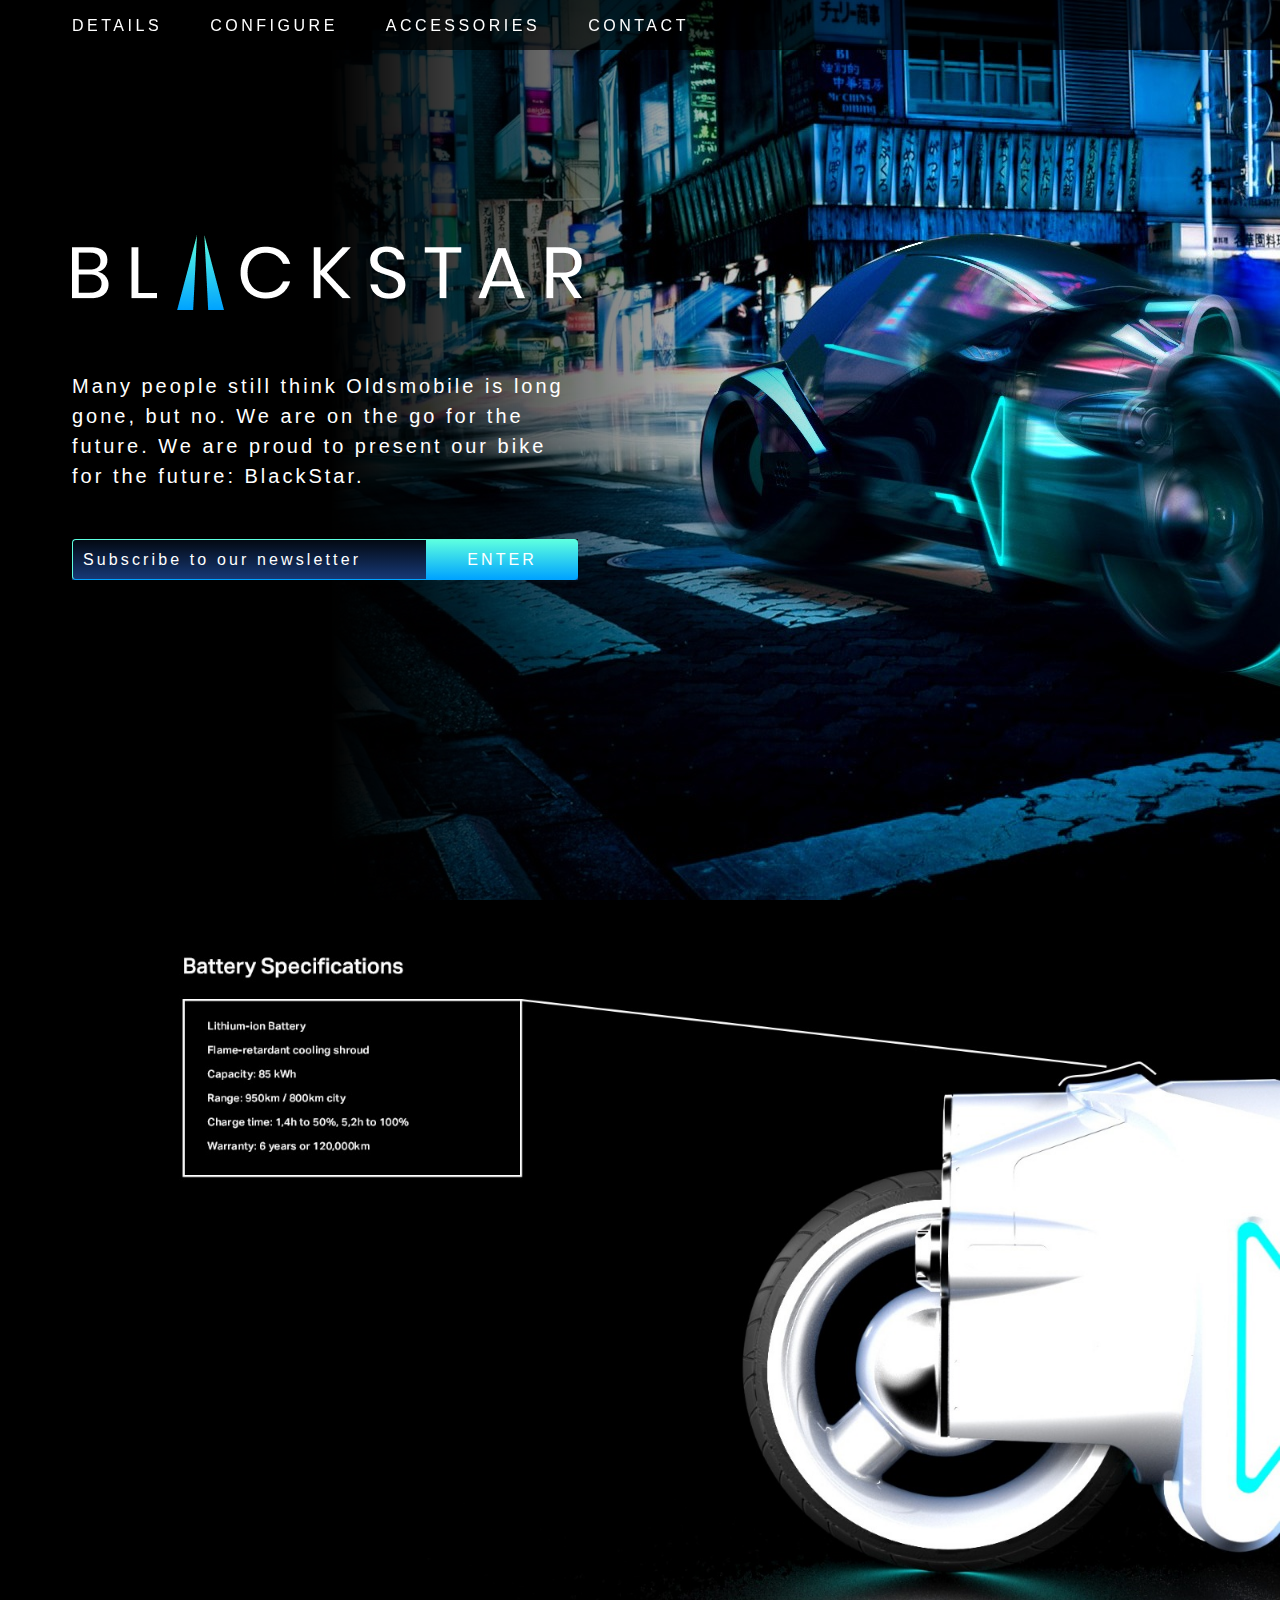
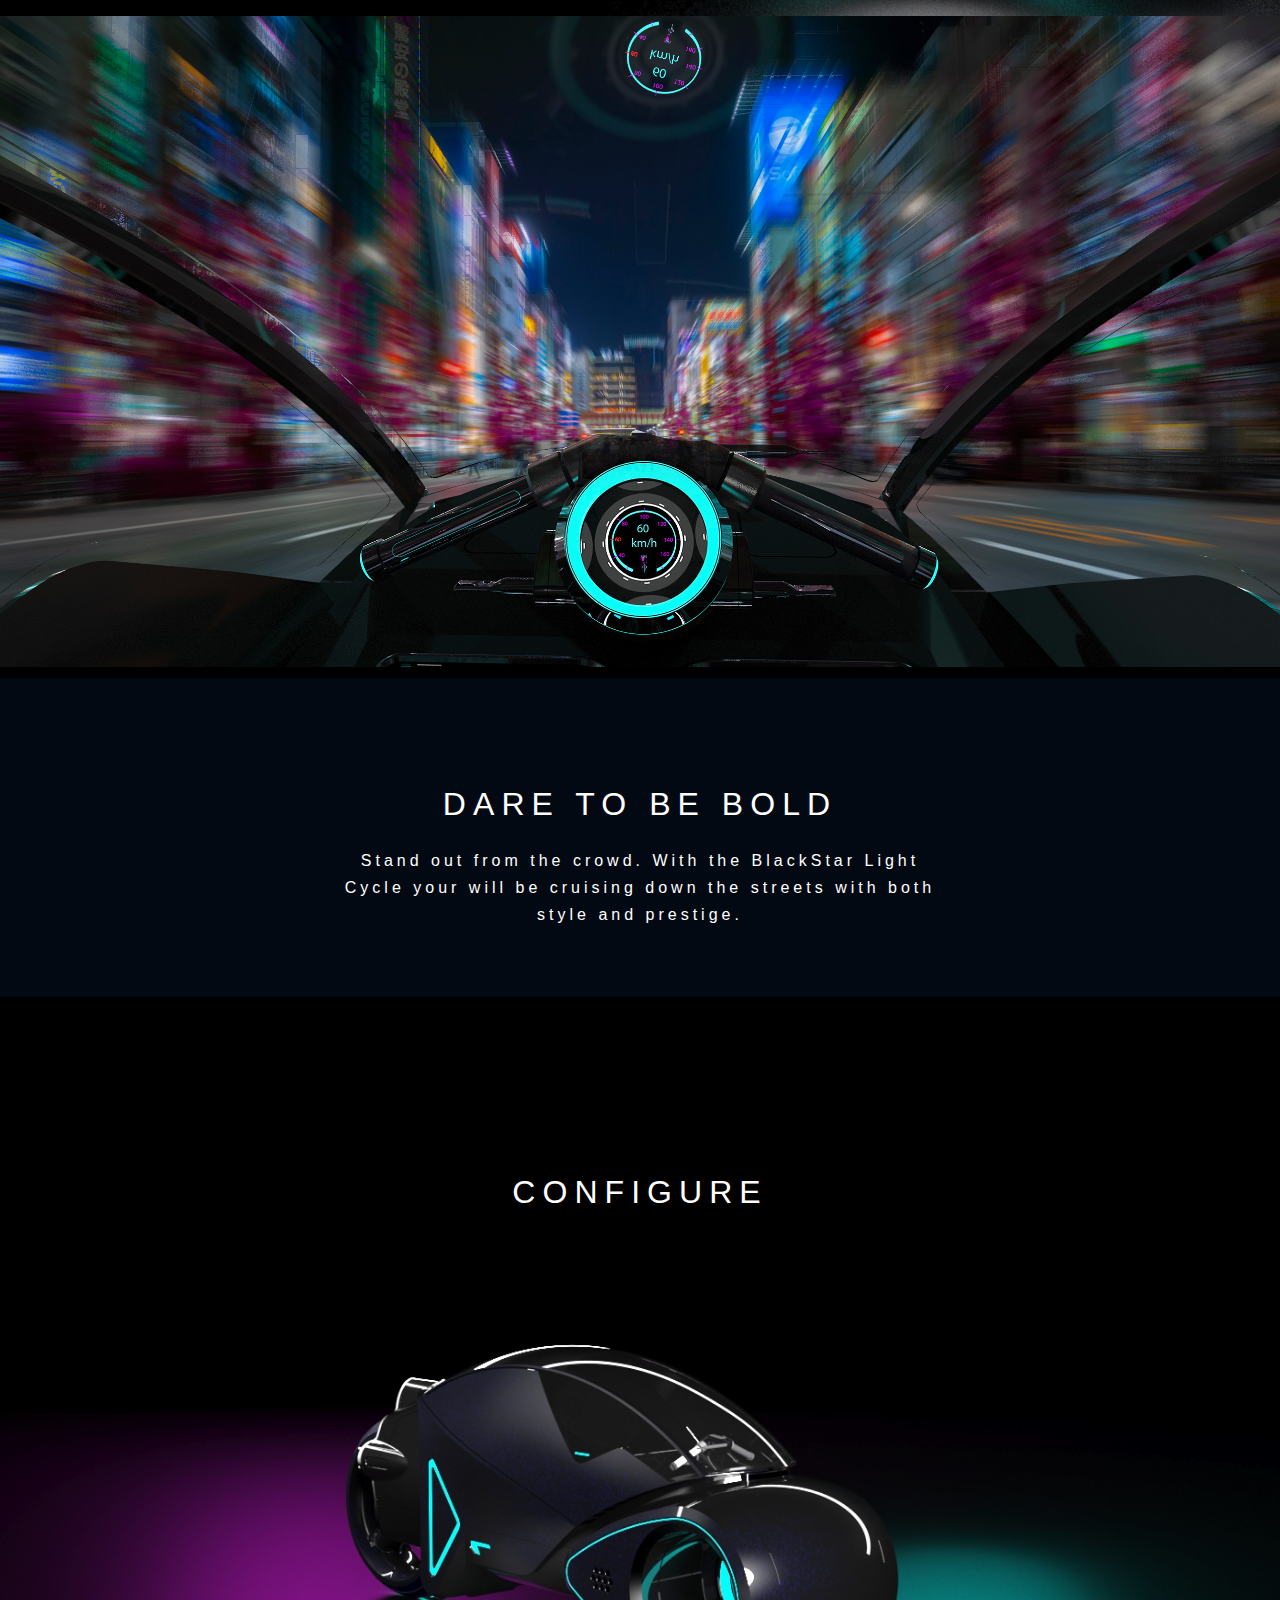
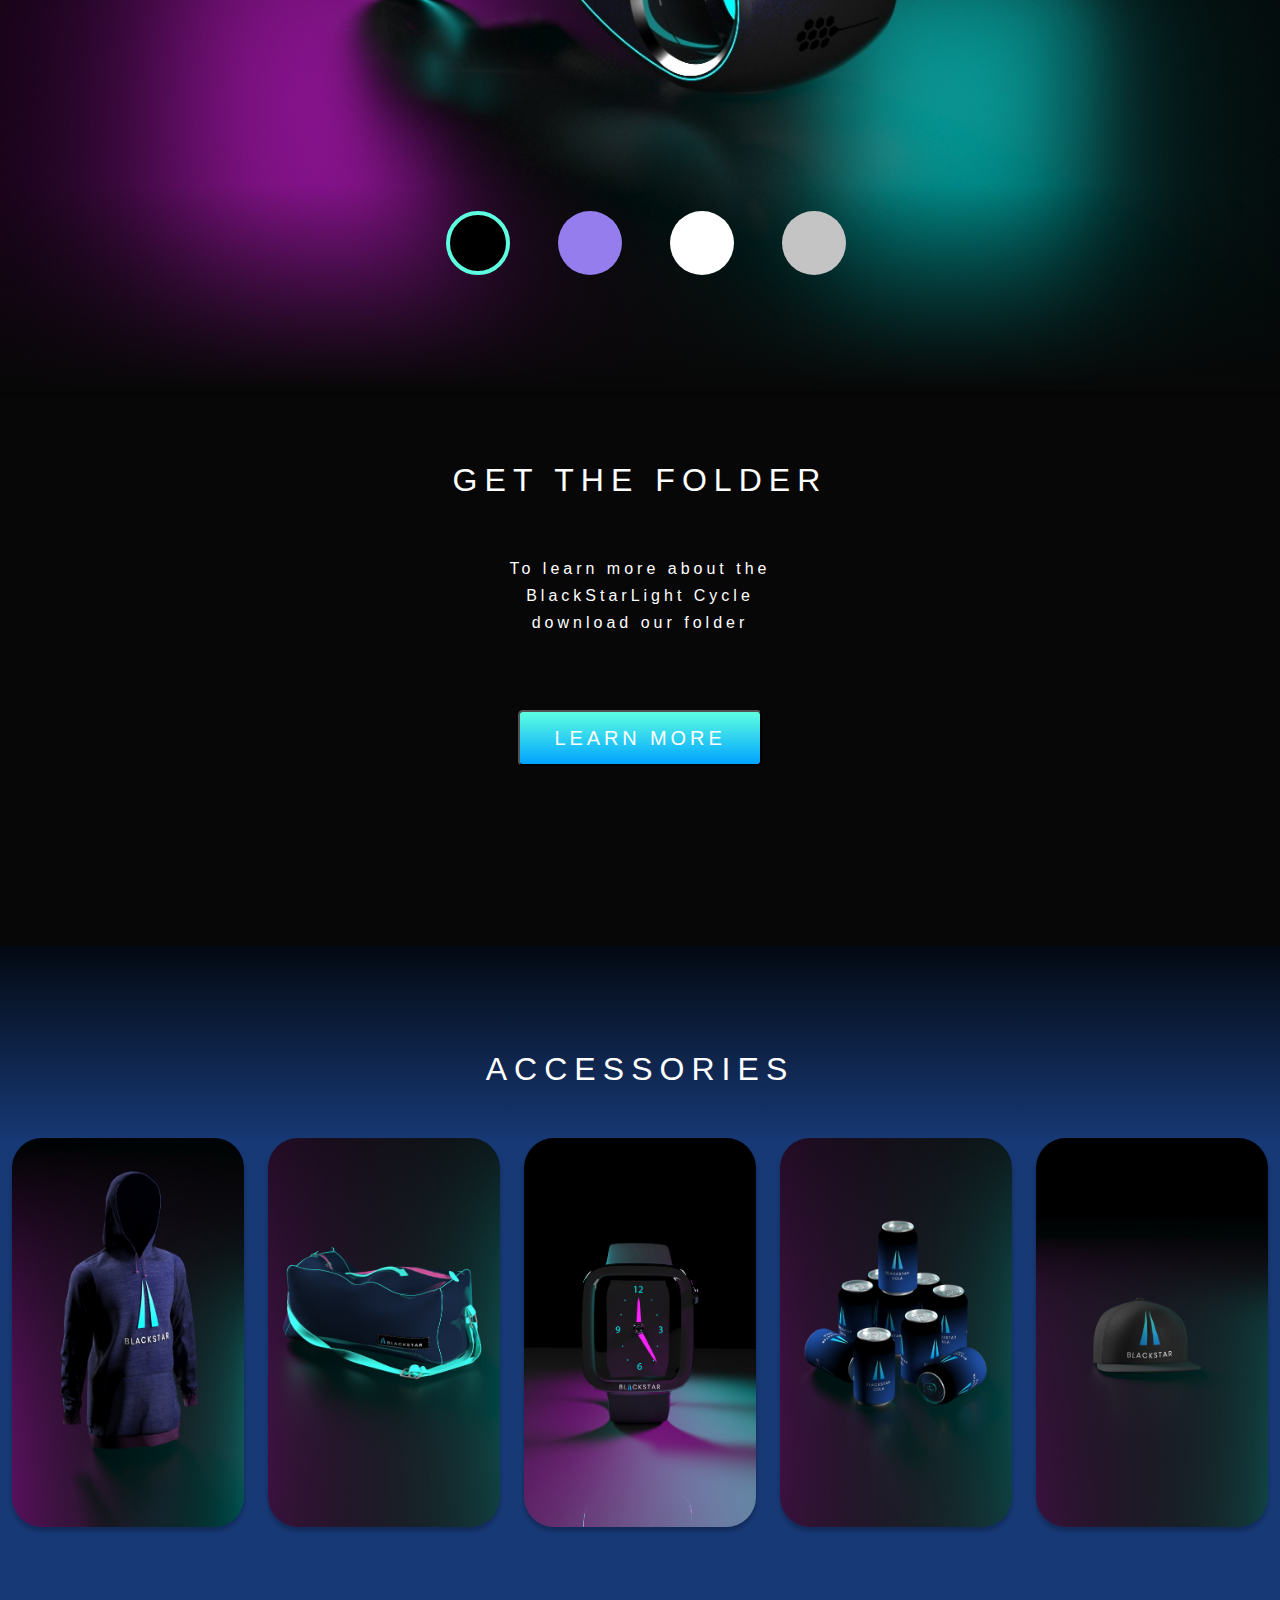
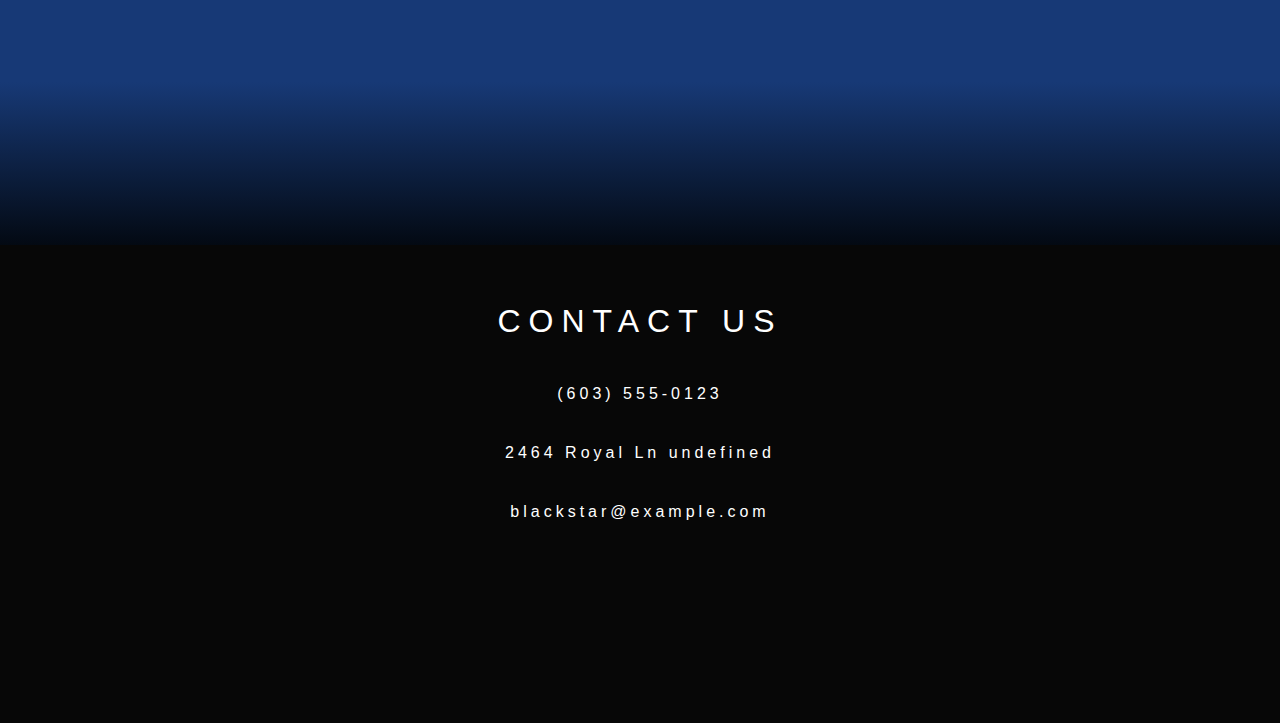
<file: index.html>
<!DOCTYPE html>
<html lang="en">
<head>
    <meta charset="UTF-8">
    <meta name="viewport" content="width=device-width, initial-scale=1.0">
    <meta http-equiv="X-UA-Compatible" content="ie=edge">
    <title>Document</title>
    <link rel="stylesheet" href="/css/style.css">
    <link rel="stylesheet" href="/css/first-page.css">
    <link rel="stylesheet" href="/css/second-page.css">
    <link rel="stylesheet" href="/css/third-page.css">
    <link rel="stylesheet" href="/css/fourth-page.css">
    <link rel="stylesheet" href="/css/fifth-page.css">
    <link rel="stylesheet" href="/css/sixth-page.css">
    <link rel="stylesheet" href="/css/footer.css">
    <ink rel="stylesheet" href="https://cdnjs.cloudflare.com/ajax/libs/10up-sanitize.css/8.0.0/sanitize.min.css">
</head>
<body>
    <header></header>

    <section class="first-page first-page-image">
        <input type="checkbox" id="overlay-input" />
        <label for="overlay-input" id="overlay-button"><span></span></label>
          <div id="overlay">
            <ul>
              <li><a class="press-link" href="#details">Details</a><div class="Solid-dash-line"></div></li>
              <li><a class="press-link" href="#cars">Configure</a><div class="Solid-dash-line"></div></li>
              <li><a class="press-link" href="#accessories">Accessories</a><div class="Solid-dash-line"></div></li>
              <li><a class="press-link" href="#contact">Contact</a><div class="Solid-dash-line"></div></li>
              <div class="container-choose-language">
                  <a href="#">SWEDISH</a>
                  <a class="choosen-language" href="#">ENGLISH</a>
              </div>
            </ul>
          </div>

          <nav class="desktop-nav">
              <ul>
                  <li><a href="#details">Details</a></li>
                  <li><a href="#cars">Configure</a></li>
                  <li><a href="#accessories">Accessories</a></li>
                  <li><a href="#contact">Contact</a></li>
                  <div class="dropdown">
                    <div class="dropbtn">
                        <img src="/images/language-logo.png" loading="lazy" alt="language-logo">
                    </div>
                    <div class="dropdown-content">
                      <a href="#">Swedish</a>
                      <a class="choosen-language" href="#">English</a>
                    </div>
                  </div>
              </ul>
          </nav>

          <img class="first-page-logo-img" src="/images/newlogo.png" loading="lazy" alt="logo">
          <img class="desktop-logo" src="/images/logo-final.png" loading="lazy" alt="logo">

          <div class="first-page-container-paragraf">
              <p>We are proud to present our bike for the future: Blackstar Light Cycle</p>
          </div>

          <div class="first-page-container-paragraf-desktop">
                <p>Many people still think Oldsmobile is long gone, but no. We are on the go for the future. We are proud to present our bike for the future: BlackStar.</p>
            </div>

          <form action="" class="email-form">
              <label for="email"></label>
              <input type="text"placeholder="Subscribe to our newsletter" name="email" class="email-input">
              <button type="submit" class="enter-button">ENTER</button>
          </form>
    </section>
    
    <section class="second-page" id="details">
        <img class="second-page-first-img" src="images/battery-spec-final.jpg" loading="lazy" alt="motorbike specification ">
        <img class="second-page-second-img" src="images/purple-night-speedometer.jpg" loading="lazy" alt="motorbike purple-night speedometer">
    </section>

    <section class="third-page">
        <h1>DARE TO BE BOLD</h1>
        <p>Stand out from the crowd. With the BlackStar Light Cycle your will be cruising down the streets with both style and prestige.</p>
    </section>

    <section class="fourth-page" id="cars">
        <h1>CONFIGURE</h1>
        

        <img class="img-desktop" src="/images/imgOnBikesDiffrentColor/oldsmobile-black-desktop.jpg" id="my-img-desktop" loading="lazy" alt="">
        <img class="img-mobile" src="/images/imgOnBikesDiffrentColor/oldsmobile-black.jpg" id="my-img-mobile"  loading="lazy"alt="">
        <div class="contain-color-buttons">
            <div data-color="black" id="black" class="choose-color button-choose-color add-border"></div>
            <div data-color="unicorn" id="unicorn"  class="choose-color button-choose-color"></div>
            <div data-color="white" id="white" class="choose-color button-choose-color"></div>
            <div data-color="pearl" id="pearl" class="choose-color button-choose-color"></div>
        </div>
        <div class="fourth-page-container-linear-gradient"></div>
        <p>Configure your BlackStar Light <br>Cycle in your own way. Make it <br> match your style.</p>
    </section>

    <section class="fifth-page">
        <h3>GET THE FOLDER</h3>
        <p>To learn more about the <br>BlackStarLight Cycle <br>download our folder</p>
        <button class="download-container"><a class= "download" download href="images/Google.jpg">LEARN MORE</a></button>
    </section>

    <section class="sixth-page" id="accessories">
        <h1>Accessories</h1>
        <div class= "scroll-products">
            <img class="products" src="images/imgScrollProducts/hoodie.jpg" loading="lazy" alt="products">
            <img class="products" src="images/imgScrollProducts/bag.jpg" loading="lazy" alt="products">
            <img class="products" id="julie" src="images/imgScrollProducts/watch.jpg" loading="lazy" alt="products">
            <img class="products" src="images/imgScrollProducts/cans.jpg" loading="lazy" alt="products">
            <img class="products" src="images/imgScrollProducts/cap.jpg" loading="lazy" alt="products">
        </div>  
    </section>
    
    <footer id="contact">
        <h2>Contact us</h2>
        <p>(603) 555-0123</p>
        <p>2464 Royal Ln undefined</p>
        <p>blackstar@example.com</p>
    </footer>

<script src="main.js"></script>
</body>
</html>
</file>
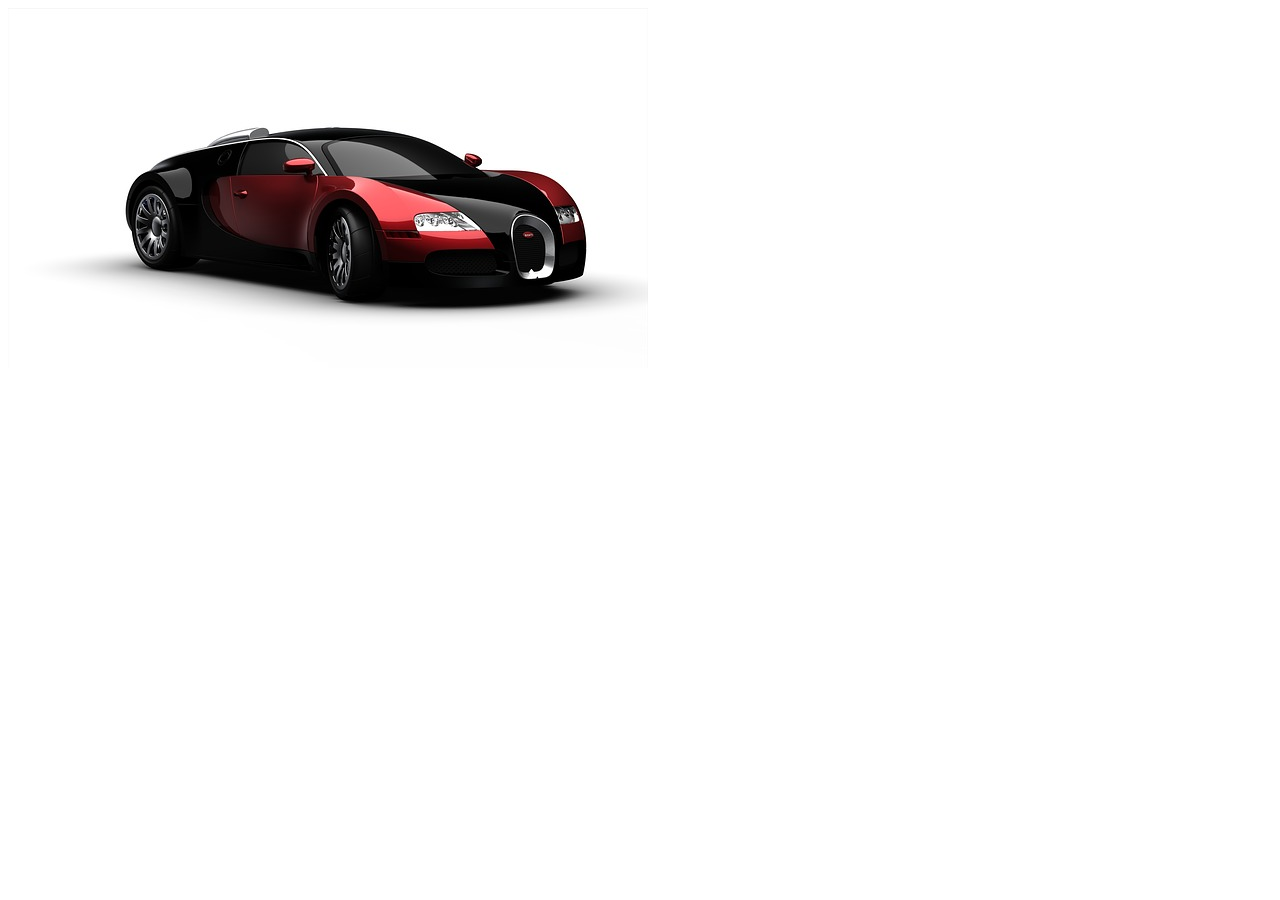
<file: changeimage.html>
<!DOCTYPE html>
<html lang="en">
<head>
    <meta charset="UTF-8">
    <meta name="viewport" content="width=device-width, initial-scale=1.0">
    <meta http-equiv="X-UA-Compatible" content="ie=edge">
    <title>Document</title>
</head>
<body>
    <!-- <img src="/images/red-car.jpg" id="myImage" alt="redcar">
    <input type="button" onclick="changeImage();" value="Change" /> -->

    <img src="/images/red-car.jpg" alt="img" id="myImg" onclick="changeImg();" ></img>

<script src="changeImage.js"></script>
</body>
</html>
</file>
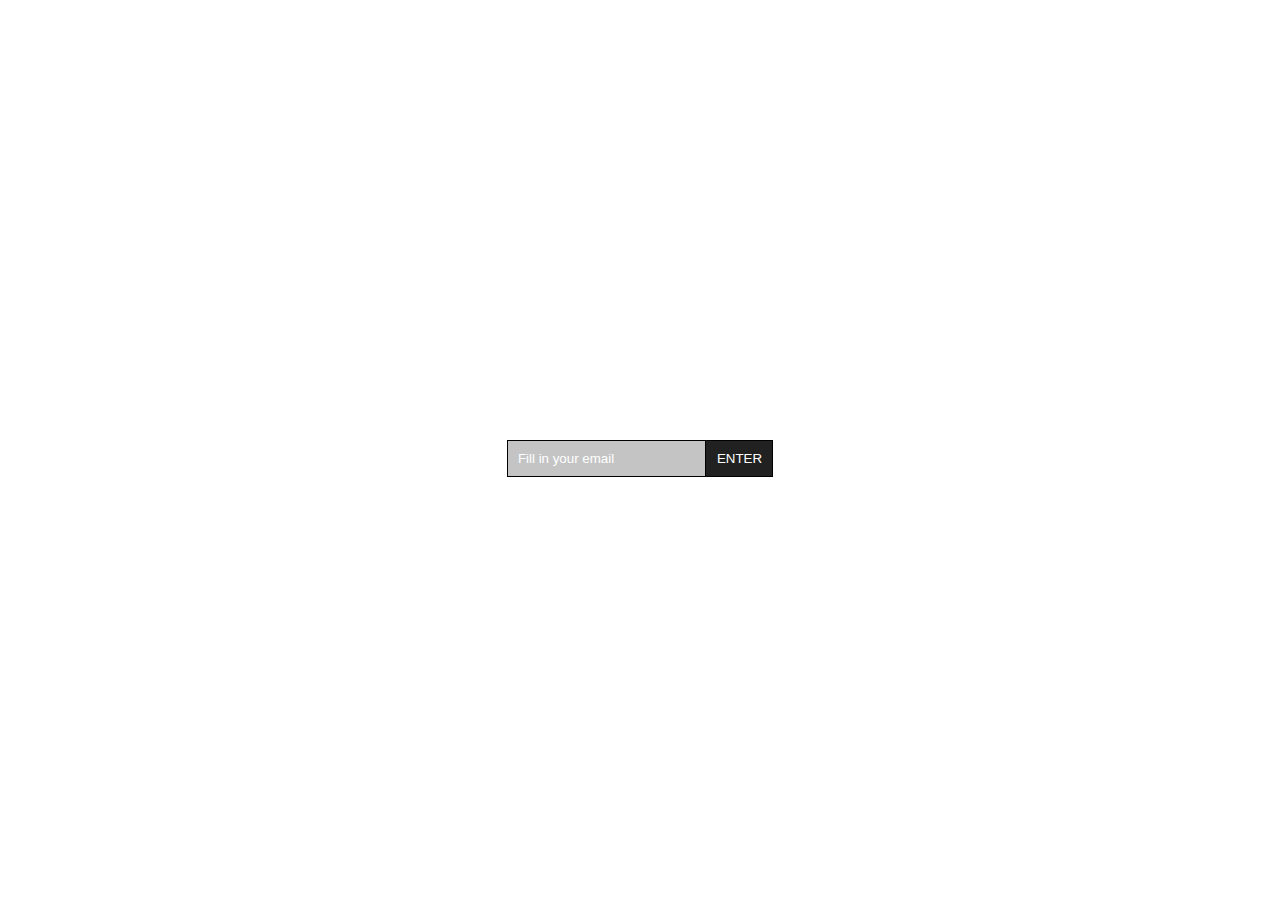
<file: email-form.html>
<!DOCTYPE html>
<html lang="en">
<head>
    <meta charset="UTF-8">
    <meta name="viewport" content="width=device-width, initial-scale=1.0">
    <meta http-equiv="X-UA-Compatible" content="ie=edge">
    <title>Document</title>
    <link rel="normalize" href="resetStylesheet.css">
    <link rel="stylesheet" href="email-form.css">
</head>
<body>
    
    <form action="" class="email-form">
    <label for="email"></label>
    <input type="text"placeholder="Fill in your email" name="email" class="email-input">
    <button type="submit" class="enter-button">ENTER</button>
    </form>
    
    
</body>
</html>
</file>
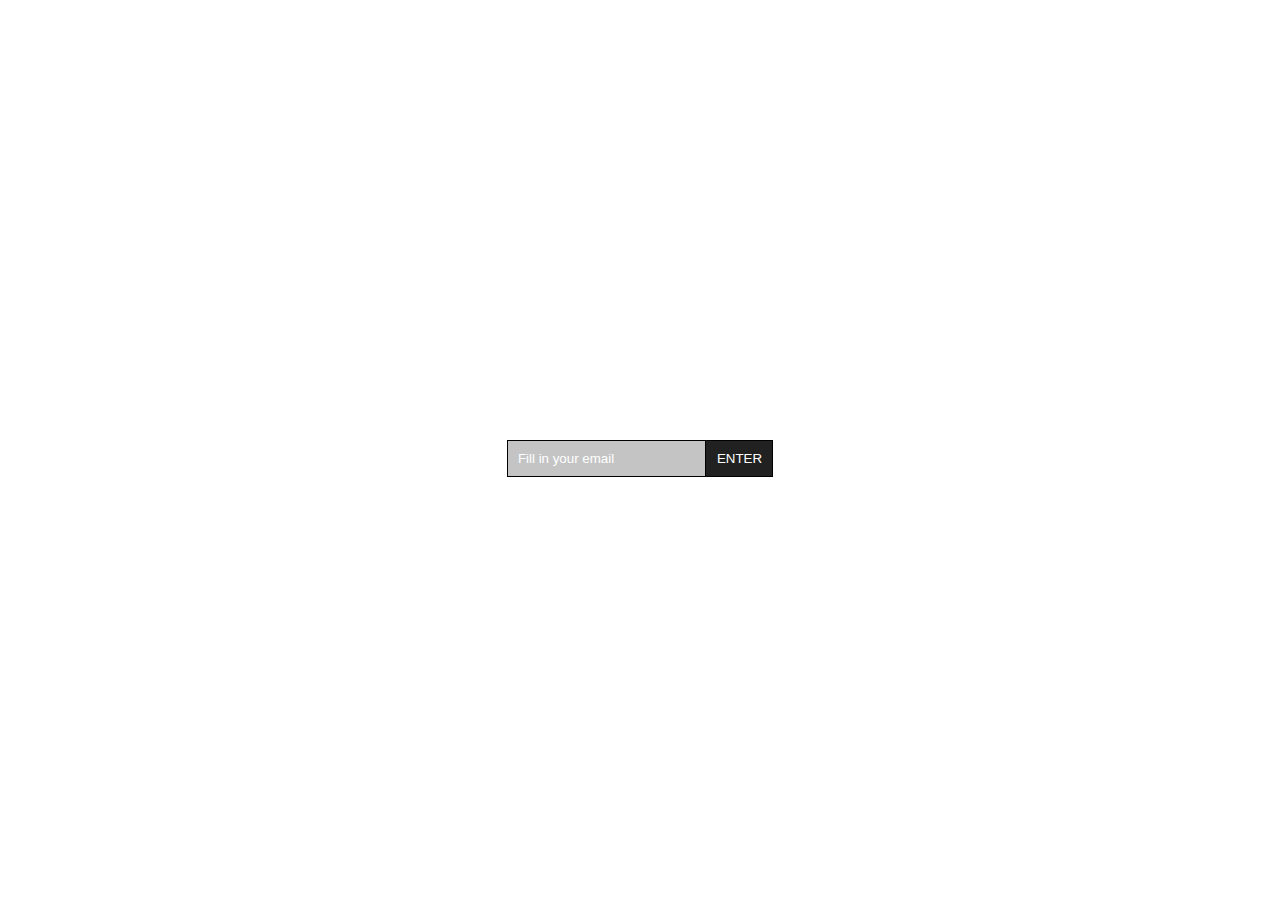
<file: form.html>
<!DOCTYPE html>
<html lang="en">
<head>
    <meta charset="UTF-8">
    <meta name="viewport" content="width=device-width, initial-scale=1.0">
    <meta http-equiv="X-UA-Compatible" content="ie=edge">
    <title>Document</title>
    <link rel="normalize" href="resetStylesheet.css">
    <link rel="stylesheet" href="form.css">
</head>
<body>
    
    <form action="" class="email-form">
    <label for="email"></label>
    <input type="text"placeholder="Fill in your email" name="email" class="email-input">
    <button type="submit" class="enter-button">ENTER</button>
    </form>
    
    
</body>
</html>
</file>
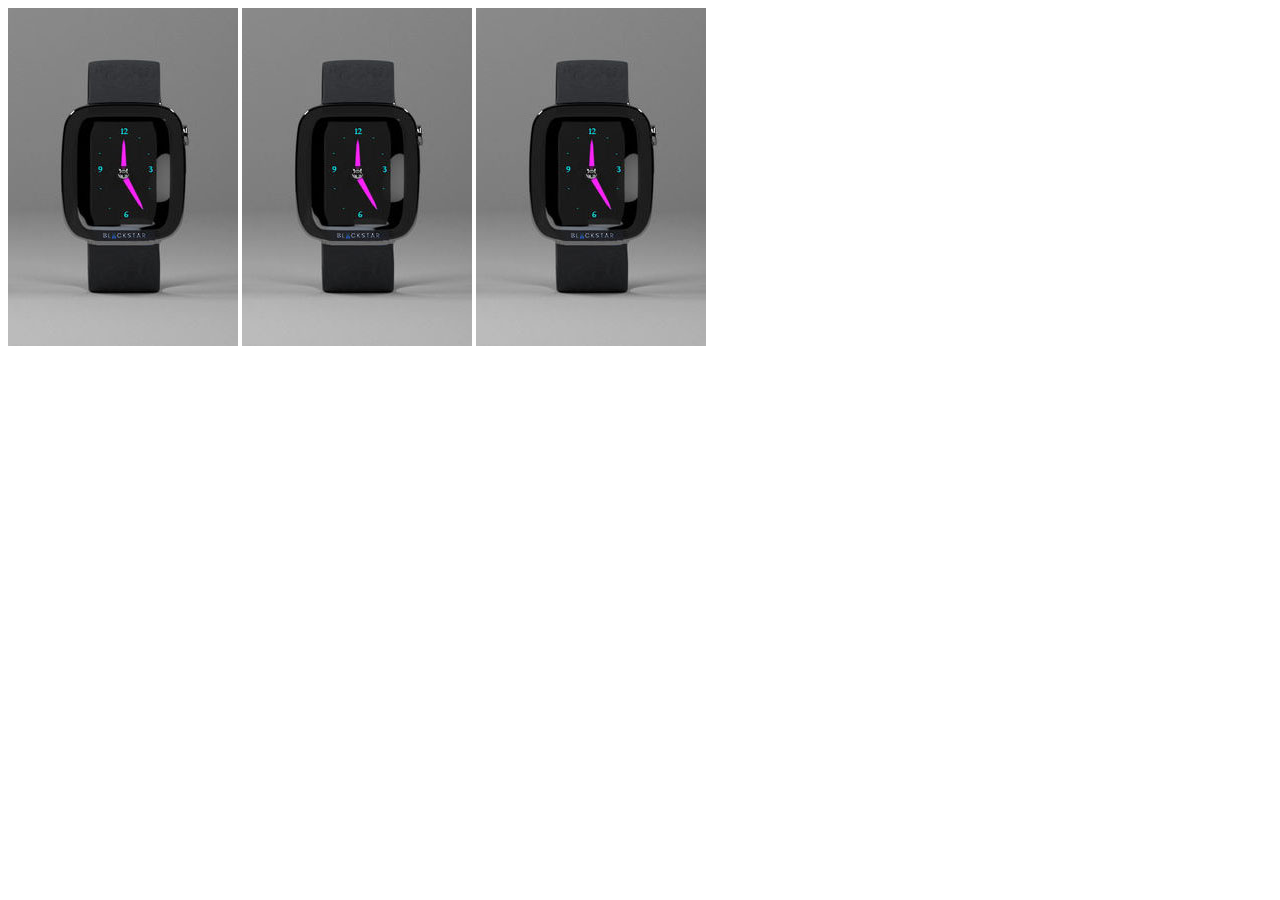
<file: horizontal-scroll.html>
<!DOCTYPE html>
<html lang="en">
<head>
    <meta charset="UTF-8">
    <meta name="viewport" content="width=device-width, initial-scale=1.0">
    <meta http-equiv="X-UA-Compatible" content="ie=edge">
    <title>Document</title>
    <link rel="stylesheet" href="horizontal-scroll.css">
</head>
<body>
    <div class= "scroll-products">
        <img class="products" src="images/watch.jpg" alt="watch">
        <img class="products" src="images/watch.jpg" alt="watch">
        <img class="products" src="images/watch.jpg" alt="watch">
    </div>  
</body>
</html>
</file>
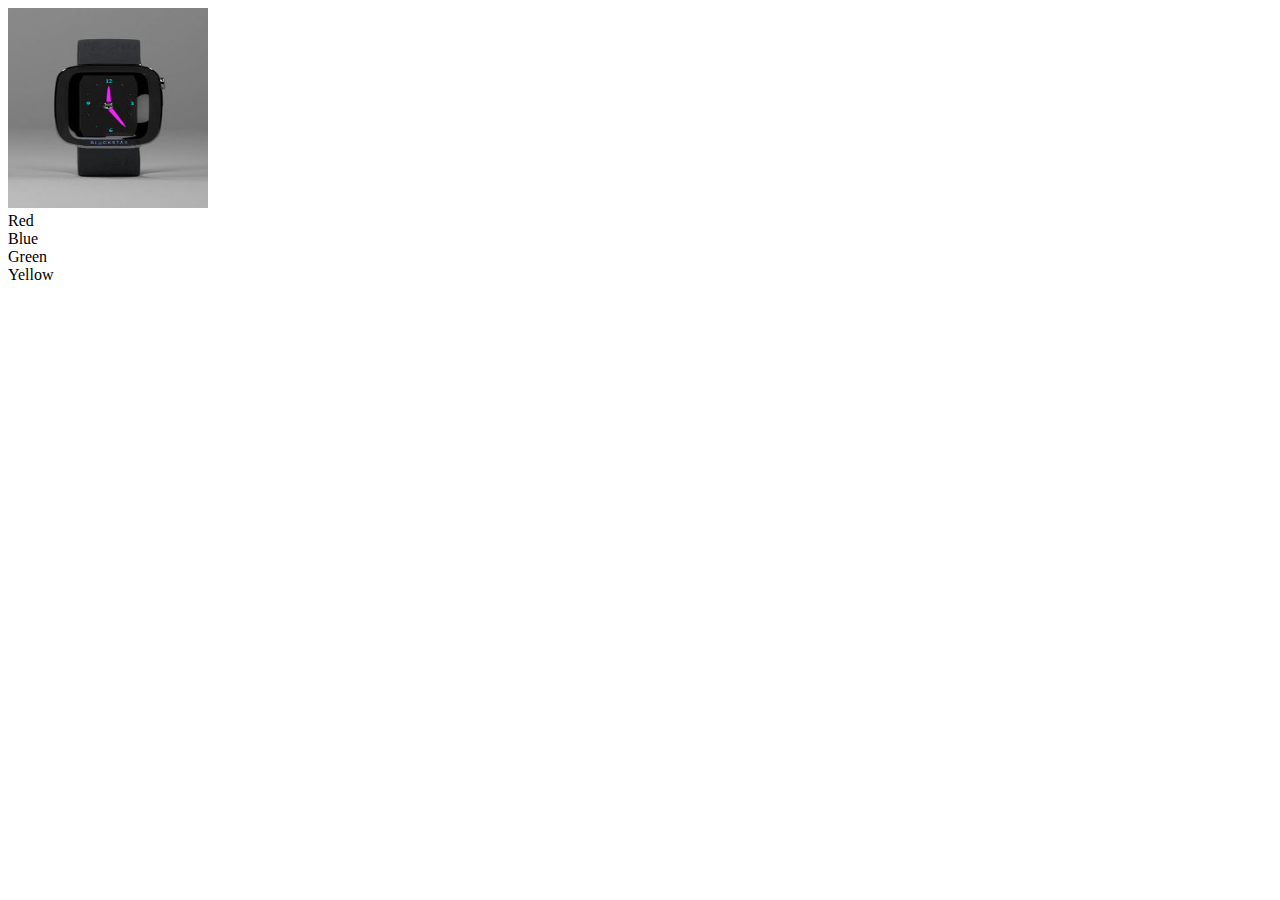
<file: functions/changeimage.html>
<!DOCTYPE html>
<html lang="en">
<head>
    <meta charset="UTF-8">
    <meta name="viewport" content="width=device-width, initial-scale=1.0">
    <meta http-equiv="X-UA-Compatible" content="ie=edge">
    <title>Document</title>
</head>
<body>
    <!-- <img src="/images/red-car.jpg" id="myImage" alt="redcar">
    <input type="button" onclick="changeImage();" value="Change" /> -->

    <img src="/images/watch.jpg" alt="img" id="myImg" height="200" width="200" ></img>
    <div data-color="red" class="hejhej button-choose-color">Red</div>
    <div data-color="blue" class="button">Blue</div>
    <div data-color="green" class="button">Green</div>
    <div data-color="yellow" class="button"xw>Yellow</div>

<script src="changeImage.js"></script>
</body>
</html>
</file>
<file: css/style.css>
/* use kebab-case */

* {
    margin: 0;
    box-sizing: border-box;
    font-family: 'Poppins', sans-serif;
    font-style: normal;
}
</file>
<file: css/first-page.css>
.first-page{
    background: linear-gradient(180.27deg, rgba(0, 0, 0, 0) 86.99%, #030912 99.89%);
    position: relative; /* So that Form, head, logo-img can be placed in the bottom */
    margin-top: 0;
    margin-left: 0;
    margin-right: 0;
    margin-bottom: -1;
    width: 100vw;
    height: 100vh;
    animation: bugfix infinite 1s;
    -webkit-animation: bugfix infinite 1s;
}

.first-page-logo-img{
    position: absolute;
    bottom: 0;
    margin-bottom: 70%;
    left: 8vw;
}

/* desktop logo and language options display none */
.desktop-logo {
    display: none;
}

/* first page header */
.first-page-container-paragraf{
    position: absolute;
    bottom: 0;
    margin-bottom: 48%;
    width: 280px;
    left: 8vw;
}

/* form on first page */

.first-page-container-paragraf p{
    color: #ffffff;
    font-weight: 500;
    font-size: 16px;
    line-height: 24px;
    letter-spacing: 0.195em;
}

/* form on first page */

form {
    position: absolute;
    bottom: 0; /*Enables you to place the element at the end of the first page*/
    width: 315px; /* gives it a width of 80% */
    left: 8vw; /*Position the element 10% from the left side*/
    margin-bottom: 30%;
    display: flex;
    flex-direction: row;
    background: linear-gradient(180deg, #030912 0%, #173976 100%);
}

.email-input {
    background: linear-gradient(180deg, #030912 0%, #173976 100%);
    border-top: 1px solid #5DFFE0;
    border-right: none;
    border-bottom: 1px solid #00A3FF;
    border-left: 1px solid #5DFFE0;
    padding: 10px;
    width: 70%; /* fill 70% of the form */
    box-sizing: border-box;
    /* text in input*/
    font-size: 11px;
    line-height: 13px;
    letter-spacing: 0.195em;
    color: #FFFFFF;
    border-radius: 4px 0 0 4px
}

.enter-button {
    background: linear-gradient(180deg, #5DFFE0 0%, #00A3FF 100%);
    border-top: 1px solid #5DFFE0;
    border-right: none;
    border-bottom: 1px solid #00A3FF;
    border-left: none;
    padding: 10px;
    color: #FFFFFF;
    width: 30%;  /* fill 30% of the form */
    box-sizing: border-box;
     /* text in button */
    font-weight: 500;
    font-size: 12px;
    line-height: 18px;
    letter-spacing: 0.195em;
    border-radius: 0 4px 4px 0;
}

.enter-button:hover {
    cursor: pointer;
    background:linear-gradient(180deg, #49FFDC 0%, #48BDFF 100%);
}

.enter-button:active {
    background: linear-gradient(180deg, #2DE6C2 0%, #36A4E1 100%);
    box-shadow: inset 0px 2px 4px rgba(0, 0, 0, 0.31), inset 0px -2px 4px rgba(255, 255, 255, 0.25);
}

::-webkit-input-placeholder{ /*Chrome/Opera/Safari */
    color: #FFFFFF;
}

::-moz-placeholder { /* Firefox 19 */
    color: #FFFFFF;
}

/* first page background-img */

.first-page-image {
    background: url("/images/testfirstpagebackground.jpg");
    background-repeat: no-repeat;
    background-size: cover;
}

/* desktop Nav bar */

.desktop-nav{
    display: none;
}

/* mobile Nav bar*/

@keyframes bugfix {
    from {
        padding: 0;
   }
    to {
        padding: 0;
   }
}
@-webkit-keyframes bugfix {
    from {
        padding: 0;
   }
    to {
        padding: 0;
   }
}
#overlay-button {
    position: absolute;
    right: 1em;
    top: 1em;
    padding: 26px 11px;
    z-index: 5;
    cursor: pointer;
    user-select: none;
}
#overlay-button span {
    height: 2px;
    width: 35px;
    border-radius: 2px;
    background-color: #FFFFFF;
    position: relative;
    display: block;
    transition: all 0.2s ease-in-out;
}
#overlay-button span:before {
    top: -10px;
    visibility: visible;
}
#overlay-button span:after {
    top: 10px;
}
#overlay-button span:before, #overlay-button span:after {
    height: 2px;
    width: 35px;
    border-radius: 2px;
    background-color: #FFFFFF;
    position: absolute;
    content: "";
    transition: all 0.2s ease-in-out;
}
#overlay-button:hover span, #overlay-button:hover span:before, #overlay-button:hover span:after {
    background: #ffffff;
}
input[type=checkbox] {
    display: none;
}
input[type=checkbox]:checked ~ #overlay {
    visibility: visible;
}
input[type=checkbox]:checked ~ #overlay-button:hover span, input[type=checkbox]:checked ~ #overlay-button span {
    background: transparent;
}
input[type=checkbox]:checked ~ #overlay-button span:before {
    transform: rotate(45deg) translate(7px, 7px);
    opacity: 1;
}
input[type=checkbox]:checked ~ #overlay-button span:after {
    transform: rotate(-45deg) translate(7px, -7px);
}
#overlay {
    height: 100vh;
    width: 100vw;
    background: rgba(0, 0, 0, 0.9);
    z-index: 2;
    visibility: hidden;
    position: fixed;
}
#overlay.active {
    visibility: visible;
}
#overlay ul {
    background-color: #000000;
    display: flex;
    justify-content: center;
    justify-content: space-evenly;
    align-items: center;
    flex-direction: column;
    text-align: center;
    height: 95vh;
    padding-left: 0;
    list-style-type: none;
}
#overlay ul li {
    width: 90%;
    display: flex;
    justify-content: center;
    align-items: center;
}
#overlay ul li a {
    position: absolute;
    padding-left: 8px;
    padding-right: 8px;
    background-color: #000000;
    color: #FFFFFF;
    text-decoration: none;
    font-size: 1.5em;
    text-transform: uppercase;
}
#overlay ul li a:hover {
    color: #333332;
}

#overlay .container-choose-language{
    position: absolute;
    display: flex;
    flex-direction: row;
    justify-content: space-evenly;
    width: 100%;
    height: 20px;
    margin-top: 380px;
}

#overlay .container-choose-language a{
    text-decoration: none;
    color: #ffffff;
    font-size: 16px;
    line-height: 19px;
}

#overlay .container-choose-language .choosen-language{
    color:#5DFFE1;
}

.Solid-dash-line {
    margin-left: 30px; 
    margin-right: 30px;
    background: linear-gradient(180deg, #5DFFE0 0%, #00A3FF 100%);
    height: 1px;
    width: 100%;
} 

@media only screen and (min-width: 992px){
    .first-page{
        margin-bottom: -1px;
        height: 900px;
    }
    #overlay-button{
        display: none;
    }

    /* Desktop navbar container */
    .desktop-nav{
        display: flex;
        position: fixed;
        background: rgba(0, 0, 0, 0.65);
        width: 100%;
        z-index: 6;
    }
    
    .desktop-nav ul {
        display: flex;
        flex-direction: row;
        list-style: none;
        padding-top: 16px;
        padding-left: 72px;
    }

    ul { 
        padding:0 
    } 

    .desktop-nav ul li a {
        color: #FFFFFF;
        font-weight: 500;
        font-size: 16px;
        line-height: 19px;
        letter-spacing: 0.22em;
        text-transform: uppercase;
        text-decoration: none;
        margin-right: 48px;
        text-shadow: 0px 4px 4px rgba(0, 0, 0, 0.25);
    }

    .desktop-nav ul li a:hover{
        color:#5DFFE1;
    }

    /* The dropdown container */
    .dropdown {
        overflow: hidden;
        margin-left: 600px;
    }
  
    /* Dropdown button */
    .dropdown .dropbtn {
        font-size: 16px;
        line-height: 19px;
    }
  
    /* Dropdown content (hidden by default) */
    .dropdown-content {
        display: none;
        position: absolute;
        right: 0px;
        background-color: rgba(0, 0, 0, 0.65);
        z-index: 1;
        width: 166px;
        height: 104px;
    }
    
    /* Links inside the dropdown */
    .dropdown-content a {
        color: white;
        padding: 12px 16px;
        text-decoration: none;
        display: block;
        text-align: center;
        text-transform: uppercase;
    }

    .dropdown-content .choosen-language {
        color:#5DFFE1;
    }
  
    /* Show the dropdown menu on hover */
    .dropdown:hover .dropdown-content {
        display: block;
        }

    .first-page-image {
        background: url("/images/finish-2.jpg"),linear-gradient(270deg, rgba(0, 0, 0, 0) 32.95%, #000000 74.17%);
        background-repeat: no-repeat;
        background-blend-mode: overlay;
        background-size: cover;
    }

    .first-page-logo-img{
        display: none;
    }

    .desktop-logo{
        display: flex;
        position: absolute;
        bottom: 0;
        margin-bottom: 590px;
        left: 72px;
    }
   
    /* first page header mobile */
    .first-page-container-paragraf{
        display:none;
    }

    .first-page-container-paragraf-desktop {
        position: absolute;
        bottom: 409px;
        margin: 0;
        width: 506px;
        left: 72px;
    }
    
    
    .first-page-container-paragraf-desktop p{
        /* paragraph text desktop */
        color: #ffffff;
        font-weight: 500;
        font-size: 20px;
        line-height: 30px;
        letter-spacing: 0.15em;
    }
    
    /* form on first page */
    form {
        position: absolute;
        bottom: 320px; /*Enables you to place the element at the end of the first page*/
        width: 506px; 
        left: 72px; /*Position the element 10% from the left side*/
        margin: 0;
        display: flex;
        flex-direction: row;
        background: linear-gradient(180deg, #030912 0%, #173976 100%);
    }
    
    .email-input {
        /* text in input*/
        font-weight: 500;
        font-size: 16px;
        line-height: 19px;
    }
    
    .enter-button {
         /* text in button */
         font-weight: 500;
         font-size: 16px;
         line-height: 19px;
         text-align: center;
         vertical-align: middle;
    }
}
</file>
<file: css/second-page.css>
.second-page{
    background-color: #000000;
    width: 100vw;
    padding: 0px;
}

.second-page-first-img {
    top: 0;
    width: 100%;
    margin-bottom: 83px; 
}

.second-page-second-img {
    bottom: 0;
    padding: 0px;
    width: 100%;
    transform: translateY(7px);
}

@media only screen and (min-width: 992px){
    .second-page-first-img {
        margin-bottom: 0px; 
    }
    
    .second-page-second-img {
        transform: translateY(-7px);
    }
}
</file>
<file: css/third-page.css>
.third-page {
    display:flex;
    flex-direction: column;
    justify-content: center;
    text-align: center;
    height: 208px;
    background-color: #030912;
    padding: 0 30px;
    margin-bottom: -1px;
    
}

.third-page h1{
    color: #FFFFFF;
    text-transform: uppercase;
    font-weight: 600;
    font-size: 24px;
    line-height: 36px;
    letter-spacing: 0.22em;
    margin: 36px 0 24px 0;
}

.third-page p {
    color: #FFFFFF;
    font-weight: 500;
    font-size: 12px;
    line-height: 20px;
    text-align: center;
    letter-spacing: 0.25em;
}


@media only screen and (min-width: 992px){
    .third-page {
        height: 320px;
        padding: 0;
    }
    
    .third-page h1 {
    font-weight: 500;
    font-size: 32px;
    line-height: 38px;
    letter-spacing: 0.22em;

    }

    .third-page p {
        font-weight: 500;
        font-size: 16px;
        line-height: 27px;
        letter-spacing: 0.25em;
        margin: 0 340px;

    }
}
</file>
<file: css/fourth-page.css>
.fourth-page {
    display: flex;
    flex-direction: column;
    align-items: center;
    height: 639px;
    background: linear-gradient(180deg, #030912 0%, #173976 21.88%, #173976 81.77%, #030912 100%);
    padding: 0 30px;
    margin-bottom: -1px;
}

.contain-color-buttons {
    display: flex;
    flex-direction: row;
}

.fourth-page h1{
    color: #FFFFFF;
    text-transform: uppercase;
    font-weight: 600;
    font-size: 24px;
    line-height: 36px;
    letter-spacing: 0.22em;
    margin: 83px 0 24px 0;
}

.fourth-page p {
    color: #FFFFFF;
    font-weight: 500;
    font-size: 12px;
    line-height: 20px;
    text-align: center;
    letter-spacing: 0.25em;
}

.fourth-page img {
    object-fit: cover;
    width: 315px;
    height: 243px;
    box-shadow: 0px 4px 4px rgba(0, 0, 0, 0.25);
    border-radius: 20px;
}    

.choose-color {
    width: 64px;
    height: 64px;
    border-radius: 50%;
    margin: 24px 10px;
    cursor: pointer;
}

.choose-color:nth-child(1n){
    background-color: black;
}

.choose-color:nth-child(2n){
    background-color: #957DEE;

}

.choose-color:nth-child(3n){
    background-color: #ffffff;
}

.choose-color:nth-child(4n){
    background-color: #c4c4c4;
}

.add-border {
    border: 3px solid #5DFFE0;
  }

.img-desktop{
    display: none;
}


@media only screen and (min-width: 992px){
    
    .img-desktop{
        display: block;
    }

    .img-mobile{
        overflow: hidden;
        display: none;
    }

    .fourth-page {
        display: flex;
        flex-direction: column;
        align-items: center;
        height:992px;
        background: linear-gradient(180deg, #030912 0%, #173976 21.88%, #173976 81.77%, #030912 100%);
        padding: 0;
        margin-bottom: -1px;
    }
    
    .contain-color-buttons {
        position: absolute;
        display: flex;
        flex-direction: row;
        align-items: center;
        left: 33%;
        margin: 790px auto 0 auto;
        z-index: 1;
    }
    
    .fourth-page h1{
        position: absolute;
        font-weight: 500;
        font-size: 32px;
        line-height: 38px;
        letter-spacing: 0.22em;
        margin: 176px auto 0 auto;
    }
    
    .fourth-page p {
        display: none;
    }
    
    .fourth-page img {
        object-fit: cover;
        width: 100%;
        height: 992px;
        box-shadow: 0px 4px 4px rgba(0, 0, 0, 0.25);
        border-radius: 0px;
    }    
    
    .choose-color {
        width: 64px;
        height: 64px;
        border-radius: 50%;
        margin: 24px 24px;
        cursor: pointer;
    }
    
    .choose-color:nth-child(1n){
        background-color: black;
    }
    
    .choose-color:nth-child(2n){
        background-color: #957DEE;
    
    }
    
    .choose-color:nth-child(3n){
        background-color: #ffffff;
    }
    
    .choose-color:nth-child(4n){
        background-color: #c4c4c4;
    }
    
    .add-border {
        border: 4px solid #5DFFE0;
      }

    .fourth-page-container-linear-gradient{
        position: absolute;
        width: 100%;
        height: 220px;
        margin-top: 774px;
        background: linear-gradient(180deg, rgba(0, 0, 0, 0) 5.91%, #070707 100%);
        z-index: 0;
    }
}
</file>
<file: css/fifth-page.css>
.fifth-page {
    display: flex;
    flex-direction: column;
    align-items: center;
    height: 231px;
    background: #000000;
    padding: 0 30px;
    margin-bottom: -1px;

}

.fifth-page h3 {
    display: none;
}

.fifth-page p {
    color: #FFFFFF;
    font-weight: 500;
    font-size: 12px;
    line-height: 20px;
    text-align: center;
    letter-spacing: 0.25em;
    margin: 56px 0 24px 0;
    
}


.fifth-page button {
    color: #FFFFFF;
    width: 147px;
    height: 34px;
    background: linear-gradient(180deg, #5DFFE0 0%, #00A3FF 100%);
    margin: 24px 0 0 0;
    cursor: pointer;
    z-index: 1;
    border-radius: 5px;
}

.fifth-page button:hover {
    cursor: pointer;
    background:linear-gradient(180deg, #49FFDC 0%, #48BDFF 100%);
}

.fifth-page button:active {
    background: linear-gradient(180deg, #2DE6C2 0%, #36A4E1 100%);
    box-shadow: inset 0px 2px 4px rgba(0, 0, 0, 0.31), inset 0px -2px 4px rgba(255, 255, 255, 0.25);
}

.fifth-page a {
    font-weight: 600;
    font-size: 12px;
    line-height: 14px;
    letter-spacing: 0.195em;
    text-decoration: none;
    color: #FFFFFF;
    text-align: center;
    vertical-align: middle;
}

@media only screen and (min-width: 992px){
    .fifth-page {
        height: 559px;
        background: #070707;
    }

    .fifth-page h3 {
        display: block;
        margin-top: 73px;
        font-weight: 500;
        font-size: 32px;
        line-height: 38px;
        letter-spacing: 0.22em;
        text-align: center;
        letter-spacing: 0.22em;
        color: #FFFFFF;
    }

    .fifth-page p {
        font-weight: 500;
        font-size: 16px;
        line-height: 27px;
        letter-spacing: 0.25em;
        width: 500px;
    }

    .fifth-page a {
        font-weight: 500;
        font-size: 20px;
        line-height: 30px;
    }

    .fifth-page button {
        margin-top: 50px;
        width: 244px;
        height: 56px;
    }
    
}
</file>
<file: css/sixth-page.css>
/* accessories */

.sixth-page {
    height: 592px;
    background: linear-gradient(180deg, #030912 0%, #173976 21.88%, #173976 81.77%, #030912 100%);
    margin-bottom: -1px;
}

.sixth-page h1{
    color: #FFFFFF;
    text-transform: uppercase;
    font-weight: 600;
    font-size: 24px;
    line-height: 36px;
    letter-spacing: 0.22em;
    text-align: center;
    padding: 104px 0 24px 0;
}

.sixth-page img {
    width: 200px;
    height: 315px;
    box-shadow: 0px 4px 4px rgba(0, 0, 0, 0.25);
    border-radius: 30px;
    object-fit: cover;
    margin: 0 12px;
}

.scroll-products {
    overflow: scroll;
    white-space: nowrap;
    -webkit-overflow-scrolling: touch; /* only for ios */
    scroll-snap-type: x mandatory;
}


@media only screen and (min-width: 992px){
    
    .sixth-page {
        height: 900px;
        background: linear-gradient(180deg, #030912 0%, #173976 21.88%, #173976 81.77%, #030912 100%);
    }

    .sixth-page h1{
        font-weight: 500;
        font-size: 32px;
        line-height: 38px;
        letter-spacing: 0.22em;
        padding-bottom: 50px;
    }

    .scroll-products {
        overflow: visible;
        white-space: normal;
        width: 100%;
        display: flex;
        justify-content: center;
    }

    .sixth-page img {
        width: 247px;
        height: 389px;
        box-shadow: 0px 4px 4px rgba(0, 0, 0, 0.25);
        border-radius: 30px;
        object-fit: cover;
        margin: 0 12px;
    }
}
</file>
<file: css/footer.css>
footer {
    display:flex;
    flex-direction: column;
    align-items: center;
    height: 242px;
    background: #030912;
    color: #FFFFFF;
}

footer h2 {
    font-weight: 600;
    font-size: 16px;
    line-height: 27px;
    letter-spacing: 0.25em;
    text-transform: uppercase;
    margin: 46px 0 12px 0px;
}

footer p {
    font-weight: 500;
    font-size: 12px;
    line-height: 20px;
    text-align: center;
    letter-spacing: 0.25em;
    margin: 12px 0;
}

@media only screen and (min-width: 992px){
    footer {
        height: 478px;
        background: #070707;
        color: #FFFFFF;
    }
    
    footer h2 {
        font-weight: 500;
        font-size: 32px;
        line-height: 54px;
        letter-spacing: 0.25em;
        margin: 49px 0 16px 0;
    }
    
    footer p {
        font-weight: 500;
        font-size: 16px;
        line-height: 27px;
        text-align: center;
        letter-spacing: 0.25em;
        margin: 16px 0;
    }
}
</file>
<file: email-form.css>
* {
    box-sizing: border-box;
}

body {
    height: 100vh;
    display: flex;
    align-items: center;
    justify-content: center;
}

form {
    display: flex;
    flex-direction: row;
}

.email-input {
    background-color:rgb(196,196,196);
    border: 1px solid black;
    padding: 10px;
    box-sizing: border-box;
}

.enter-button {
    background-color: rgb(33,33,33);
    border-top: 1px solid black;
    border-right: 1px solid black;
    border-bottom: 1px solid black;
    border-left: 1px solid rgb(33,33,33);
    padding: 10px;
    color: white;
    box-sizing: border-box;
}

.enter-button:hover {
    cursor: pointer;
}

::-webkit-input-placeholder{ /*Chrome/Opera/Safari */
    color: white;
}

::-moz-placeholder { /* Firefox 19 */
    color: white;
}
</file>
<file: form.css>
* {
    box-sizing: border-box;
}

body {
    height: 100vh;
    display: flex;
    align-items: center;
    justify-content: center;
}

form {
    display: flex;
    flex-direction: row;
}

.email-input {
    background-color:rgb(196,196,196);
    border: 1px solid black;
    padding: 10px;
    box-sizing: border-box;
}

.enter-button {
    background-color: rgb(33,33,33);
    border-top: 1px solid black;
    border-right: 1px solid black;
    border-bottom: 1px solid black;
    border-left: 1px solid rgb(33,33,33);
    padding: 10px;
    color: white;
    box-sizing: border-box;
}

::-webkit-input-placeholder{
    color: white;
}
</file>
<file: horizontal-scroll.css>
.scroll-products {
    overflow: auto;
    white-space: nowrap;
}
</file>
<file: resetStylesheet.css>
/*! normalize.css v8.0.1 | MIT License | github.com/necolas/normalize.css */

/* Document
   ========================================================================== */

/**
 * 1. Correct the line height in all browsers.
 * 2. Prevent adjustments of font size after orientation changes in iOS.
 */

 html {
    line-height: 1.15; /* 1 */
    -webkit-text-size-adjust: 100%; /* 2 */
  }
  
  /* Sections
     ========================================================================== */
  
  /**
   * Remove the margin in all browsers.
   */
  
  body {
    margin: 0;
  }
  
  /**
   * Render the `main` element consistently in IE.
   */
  
  main {
    display: block;
  }
  
  /**
   * Correct the font size and margin on `h1` elements within `section` and
   * `article` contexts in Chrome, Firefox, and Safari.
   */
  
  h1 {
    font-size: 2em;
    margin: 0.67em 0;
  }
  
  /* Grouping content
     ========================================================================== */
  
  /**
   * 1. Add the correct box sizing in Firefox.
   * 2. Show the overflow in Edge and IE.
   */
  
  hr {
    box-sizing: content-box; /* 1 */
    height: 0; /* 1 */
    overflow: visible; /* 2 */
  }
  
  /**
   * 1. Correct the inheritance and scaling of font size in all browsers.
   * 2. Correct the odd `em` font sizing in all browsers.
   */
  
  pre {
    font-family: monospace, monospace; /* 1 */
    font-size: 1em; /* 2 */
  }
  
  /* Text-level semantics
     ========================================================================== */
  
  /**
   * Remove the gray background on active links in IE 10.
   */
  
  a {
    background-color: transparent;
  }
  
  /**
   * 1. Remove the bottom border in Chrome 57-
   * 2. Add the correct text decoration in Chrome, Edge, IE, Opera, and Safari.
   */
  
  abbr[title] {
    border-bottom: none; /* 1 */
    text-decoration: underline; /* 2 */
    text-decoration: underline dotted; /* 2 */
  }
  
  /**
   * Add the correct font weight in Chrome, Edge, and Safari.
   */
  
  b,
  strong {
    font-weight: bolder;
  }
  
  /**
   * 1. Correct the inheritance and scaling of font size in all browsers.
   * 2. Correct the odd `em` font sizing in all browsers.
   */
  
  code,
  kbd,
  samp {
    font-family: monospace, monospace; /* 1 */
    font-size: 1em; /* 2 */
  }
  
  /**
   * Add the correct font size in all browsers.
   */
  
  small {
    font-size: 80%;
  }
  
  /**
   * Prevent `sub` and `sup` elements from affecting the line height in
   * all browsers.
   */
  
  sub,
  sup {
    font-size: 75%;
    line-height: 0;
    position: relative;
    vertical-align: baseline;
  }
  
  sub {
    bottom: -0.25em;
  }
  
  sup {
    top: -0.5em;
  }
  
  /* Embedded content
     ========================================================================== */
  
  /**
   * Remove the border on images inside links in IE 10.
   */
  
  img {
    border-style: none;
  }
  
  /* Forms
     ========================================================================== */
  
  /**
   * 1. Change the font styles in all browsers.
   * 2. Remove the margin in Firefox and Safari.
   */
  
  button,
  input,
  optgroup,
  select,
  textarea {
    font-family: inherit; /* 1 */
    font-size: 100%; /* 1 */
    line-height: 1.15; /* 1 */
    margin: 0; /* 2 */
  }
  
  /**
   * Show the overflow in IE.
   * 1. Show the overflow in Edge.
   */
  
  button,
  input { /* 1 */
    overflow: visible;
  }
  
  /**
   * Remove the inheritance of text transform in Edge, Firefox, and IE.
   * 1. Remove the inheritance of text transform in Firefox.
   */
  
  button,
  select { /* 1 */
    text-transform: none;
  }
  
  /**
   * Correct the inability to style clickable types in iOS and Safari.
   */
  
  button,
  [type="button"],
  [type="reset"],
  [type="submit"] {
    -webkit-appearance: button;
  }
  
  /**
   * Remove the inner border and padding in Firefox.
   */
  
  button::-moz-focus-inner,
  [type="button"]::-moz-focus-inner,
  [type="reset"]::-moz-focus-inner,
  [type="submit"]::-moz-focus-inner {
    border-style: none;
    padding: 0;
  }
  
  /**
   * Restore the focus styles unset by the previous rule.
   */
  
  button:-moz-focusring,
  [type="button"]:-moz-focusring,
  [type="reset"]:-moz-focusring,
  [type="submit"]:-moz-focusring {
    outline: 1px dotted ButtonText;
  }
  
  /**
   * Correct the padding in Firefox.
   */
  
  fieldset {
    padding: 0.35em 0.75em 0.625em;
  }
  
  /**
   * 1. Correct the text wrapping in Edge and IE.
   * 2. Correct the color inheritance from `fieldset` elements in IE.
   * 3. Remove the padding so developers are not caught out when they zero out
   *    `fieldset` elements in all browsers.
   */
  
  legend {
    box-sizing: border-box; /* 1 */
    color: inherit; /* 2 */
    display: table; /* 1 */
    max-width: 100%; /* 1 */
    padding: 0; /* 3 */
    white-space: normal; /* 1 */
  }
  
  /**
   * Add the correct vertical alignment in Chrome, Firefox, and Opera.
   */
  
  progress {
    vertical-align: baseline;
  }
  
  /**
   * Remove the default vertical scrollbar in IE 10+.
   */
  
  textarea {
    overflow: auto;
  }
  
  /**
   * 1. Add the correct box sizing in IE 10.
   * 2. Remove the padding in IE 10.
   */
  
  [type="checkbox"],
  [type="radio"] {
    box-sizing: border-box; /* 1 */
    padding: 0; /* 2 */
  }
  
  /**
   * Correct the cursor style of increment and decrement buttons in Chrome.
   */
  
  [type="number"]::-webkit-inner-spin-button,
  [type="number"]::-webkit-outer-spin-button {
    height: auto;
  }
  
  /**
   * 1. Correct the odd appearance in Chrome and Safari.
   * 2. Correct the outline style in Safari.
   */
  
  [type="search"] {
    -webkit-appearance: textfield; /* 1 */
    outline-offset: -2px; /* 2 */
  }
  
  /**
   * Remove the inner padding in Chrome and Safari on macOS.
   */
  
  [type="search"]::-webkit-search-decoration {
    -webkit-appearance: none;
  }
  
  /**
   * 1. Correct the inability to style clickable types in iOS and Safari.
   * 2. Change font properties to `inherit` in Safari.
   */
  
  ::-webkit-file-upload-button {
    -webkit-appearance: button; /* 1 */
    font: inherit; /* 2 */
  }
  
  /* Interactive
     ========================================================================== */
  
  /*
   * Add the correct display in Edge, IE 10+, and Firefox.
   */
  
  details {
    display: block;
  }
  
  /*
   * Add the correct display in all browsers.
   */
  
  summary {
    display: list-item;
  }
  
  /* Misc
     ========================================================================== */
  
  /**
   * Add the correct display in IE 10+.
   */
  
  template {
    display: none;
  }
  
  /**
   * Add the correct display in IE 10.
   */
  
  [hidden] {
    display: none;
  }
</file>
